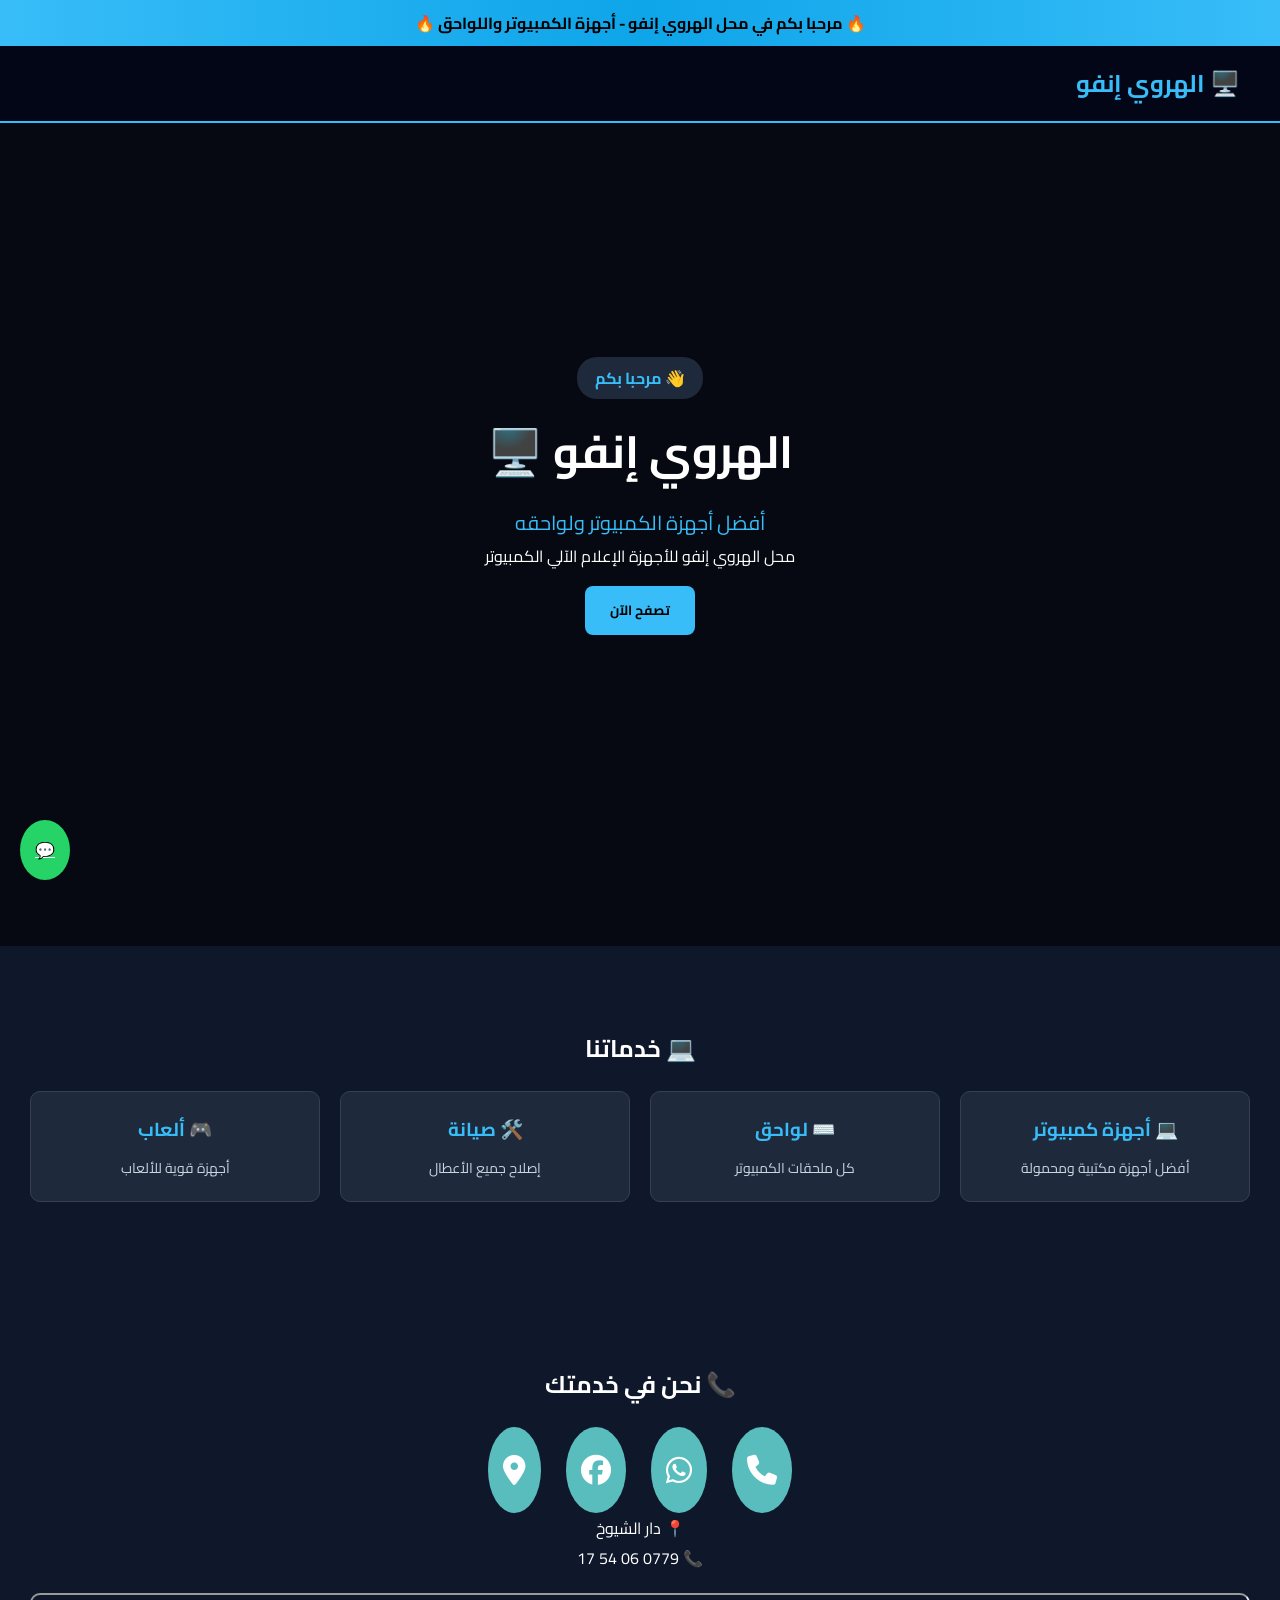
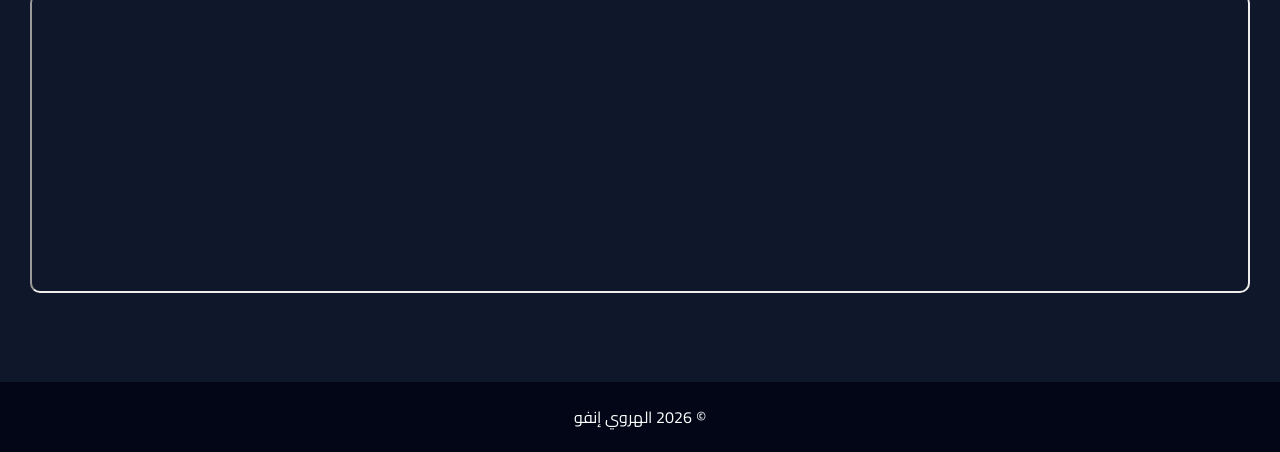
<file: index.html>
<!DOCTYPE html>
<html lang="ar" dir="rtl">

<head>
    <meta charset="UTF-8">
    <meta name="viewport" content="width=device-width, initial-scale=1.0">

    <title>الهروي إنفو</title>

    <link rel="stylesheet" href="https://cdnjs.cloudflare.com/ajax/libs/font-awesome/6.5.0/css/all.min.css">
    <link href="https://fonts.googleapis.com/css2?family=Cairo:wght@300;700&display=swap" rel="stylesheet">

    <style>
        * {
            margin: 0;
            padding: 0;
            box-sizing: border-box;
            font-family: 'Cairo', sans-serif
        }

        body {
            background: #0f172a;
            color: #fff
        }

        /* TOP BAR */
        .top-bar {
            background: linear-gradient(90deg, #38bdf8, #0ea5e9, #38bdf8);
            color: #000;
            text-align: center;
            padding: 8px;
            font-weight: bold
        }

        /* NAV */
        nav {
            display: flex;
            justify-content: space-between;
            padding: 15px 40px;
            background: #020617;
            position: fixed;
            width: 100%;
            z-index: 1000;
            border-bottom: 2px solid #38bdf8
        }

        nav h1 {
            color: #38bdf8;
            display: flex;
            align-items: center;
            gap: 8px
        }

        /* HERO */
        .hero {
            height: 100vh;
            display: flex;
            justify-content: center;
            align-items: center;
            text-align: center;
            position: relative;
            background: url("https://lh3.googleusercontent.com/gps-cs-s/APNQkAHUEimqZR4YEuMxa1UJFKiNqKm2vtNPERQk9hcDIOi_Zhz8Ye02NcfGz-B8gfKdZdMT3Hjbu20th2-2F8b0I-48Y2Zw0czhq89nh4llvZUZjd2-pvY-R2tK3T-rk0Ys5_OvcrYF=w426-h240-k-no") center/cover no-repeat;
        }

        .overlay {
            position: absolute;
            width: 100%;
            height: 100%;
            background: rgba(0, 0, 0, 0.6)
        }

        .hero-content {
            position: relative;
            z-index: 2
        }

        .hero h2 {
            font-size: 45px
        }

        .slogan {
            color: #38bdf8;
            margin-top: 10px;
            font-size: 20px
        }

        .welcome {
            background: #1e293b;
            display: inline-block;
            padding: 6px 18px;
            border-radius: 20px;
            margin-bottom: 10px;
            color: #38bdf8;
            font-weight: bold
        }

        .btn {
            background: #38bdf8;
            padding: 12px 25px;
            border: none;
            margin-top: 15px;
            cursor: pointer;
            display: inline-block;
            text-decoration: none;
            color: #000;
            font-weight: bold;
            border-radius: 8px
        }

        /* SECTIONS */
        section {
            padding: 80px 30px;
            text-align: center
        }

        .cards {
            display: grid;
            grid-template-columns: repeat(auto-fit, minmax(220px, 1fr));
            gap: 20px;
            margin-top: 20px
        }

        .card {
            background: #1e293b;
            padding: 20px;
            border-radius: 10px;
            border: 1px solid #334155
        }

        .card h3 {
            color: #38bdf8;
            margin-bottom: 8px
        }

        .card p {
            color: #cbd5e1;
            font-size: 14px
        }

        /* ICONS */
        .icons {
            display: flex;
            justify-content: center;
            gap: 25px;
            margin-top: 20px
        }

        .icons a {
            font-size: 30px;
            color: #fff;
            background: #59bdbd;
            padding: 15px;
            border-radius: 50%;
            transition: .3s
        }

        .icons a:hover {
            background: #38bdf8;
            color: #000;
            transform: scale(1.2)
        }

        iframe {
            width: 100%;
            height: 300px;
            border-radius: 10px;
            margin-top: 20px
        }

        /* WHATSAPP */
        .whatsapp {
            position: fixed;
            bottom: 20px;
            left: 20px;
            background: #25d366;
            padding: 15px;
            border-radius: 50%;
            color: #fff
        }

        footer {
            background: #020617;
            padding: 20px;
            text-align: center
        }
    </style>

</head>

<body>

    <div class="top-bar">🔥 مرحبا بكم في محل الهروي إنفو - أجهزة الكمبيوتر واللواحق 🔥</div>

    <nav>
        <h1>🖥️ الهروي إنفو</h1>
    </nav>

    <!-- HERO -->
    <section class="hero">
        <div class="overlay"></div>
        <div class="hero-content">

            <div class="welcome">👋 مرحبا بكم</div>

            <h2>الهروي إنفو 🖥️</h2>
            <p class="slogan">أفضل أجهزة الكمبيوتر ولواحقه</p>
            <p>محل الهروي إنفو للأجهزة الإعلام الآلي الكمبيوتر</p>

            <a href="https://web.facebook.com/AHMED.LHARWI.INFO/?_rdc=1&_rdr" target="_blank">
                <button class="btn">تصفح الآن</button>
            </a>

        </div>
    </section>

    <!-- SERVICES -->
    <section>
        <h2>💻 خدماتنا</h2>

        <div class="cards">
            <div class="card">
                <h3>💻 أجهزة كمبيوتر</h3>
                <p>أفضل أجهزة مكتبية ومحمولة</p>
            </div>
            <div class="card">
                <h3>⌨️ لواحق</h3>
                <p>كل ملحقات الكمبيوتر</p>
            </div>
            <div class="card">
                <h3>🛠️ صيانة</h3>
                <p>إصلاح جميع الأعطال</p>
            </div>
            <div class="card">
                <h3>🎮 ألعاب</h3>
                <p>أجهزة قوية للألعاب</p>
            </div>
        </div>
    </section>

    <!-- CONTACT -->
    <section>
        <h2>📞 نحن في خدمتك</h2>

        <div class="icons">

            <a href="tel:0779065417"><i class="fas fa-phone"></i></a>

            <a href="https://wa.me/213779065417" target="_blank"><i class="fab fa-whatsapp"></i></a>

            <a href="https://web.facebook.com/AHMED.LHARWI.INFO/?_rdc=1&_rdr" target="_blank"><i
                    class="fab fa-facebook"></i></a>

            <a href="https://www.google.com/maps/place/%D9%85%D8%AD%D9%84+%D8%A7%D9%84%D9%87%D8%B1%D9%88%D9%8A+%D8%A7%D9%86%D9%81%D9%88"
                target="_blank">
                <i class="fas fa-map-marker-alt"></i></a>

        </div>

        <p>📍 دار الشيوخ</p>
        <p>📞 0779 06 54 17</p>

        <iframe src="https://www.google.com/maps?q=34.8957734,3.4874916&output=embed"></iframe>

    </section>

    <a class="whatsapp" href="https://wa.me/213779065417" target="_blank">💬</a>

    <footer>
        <p>© 2026 الهروي إنفو</p>
    </footer>

</body>

</html>
</file>
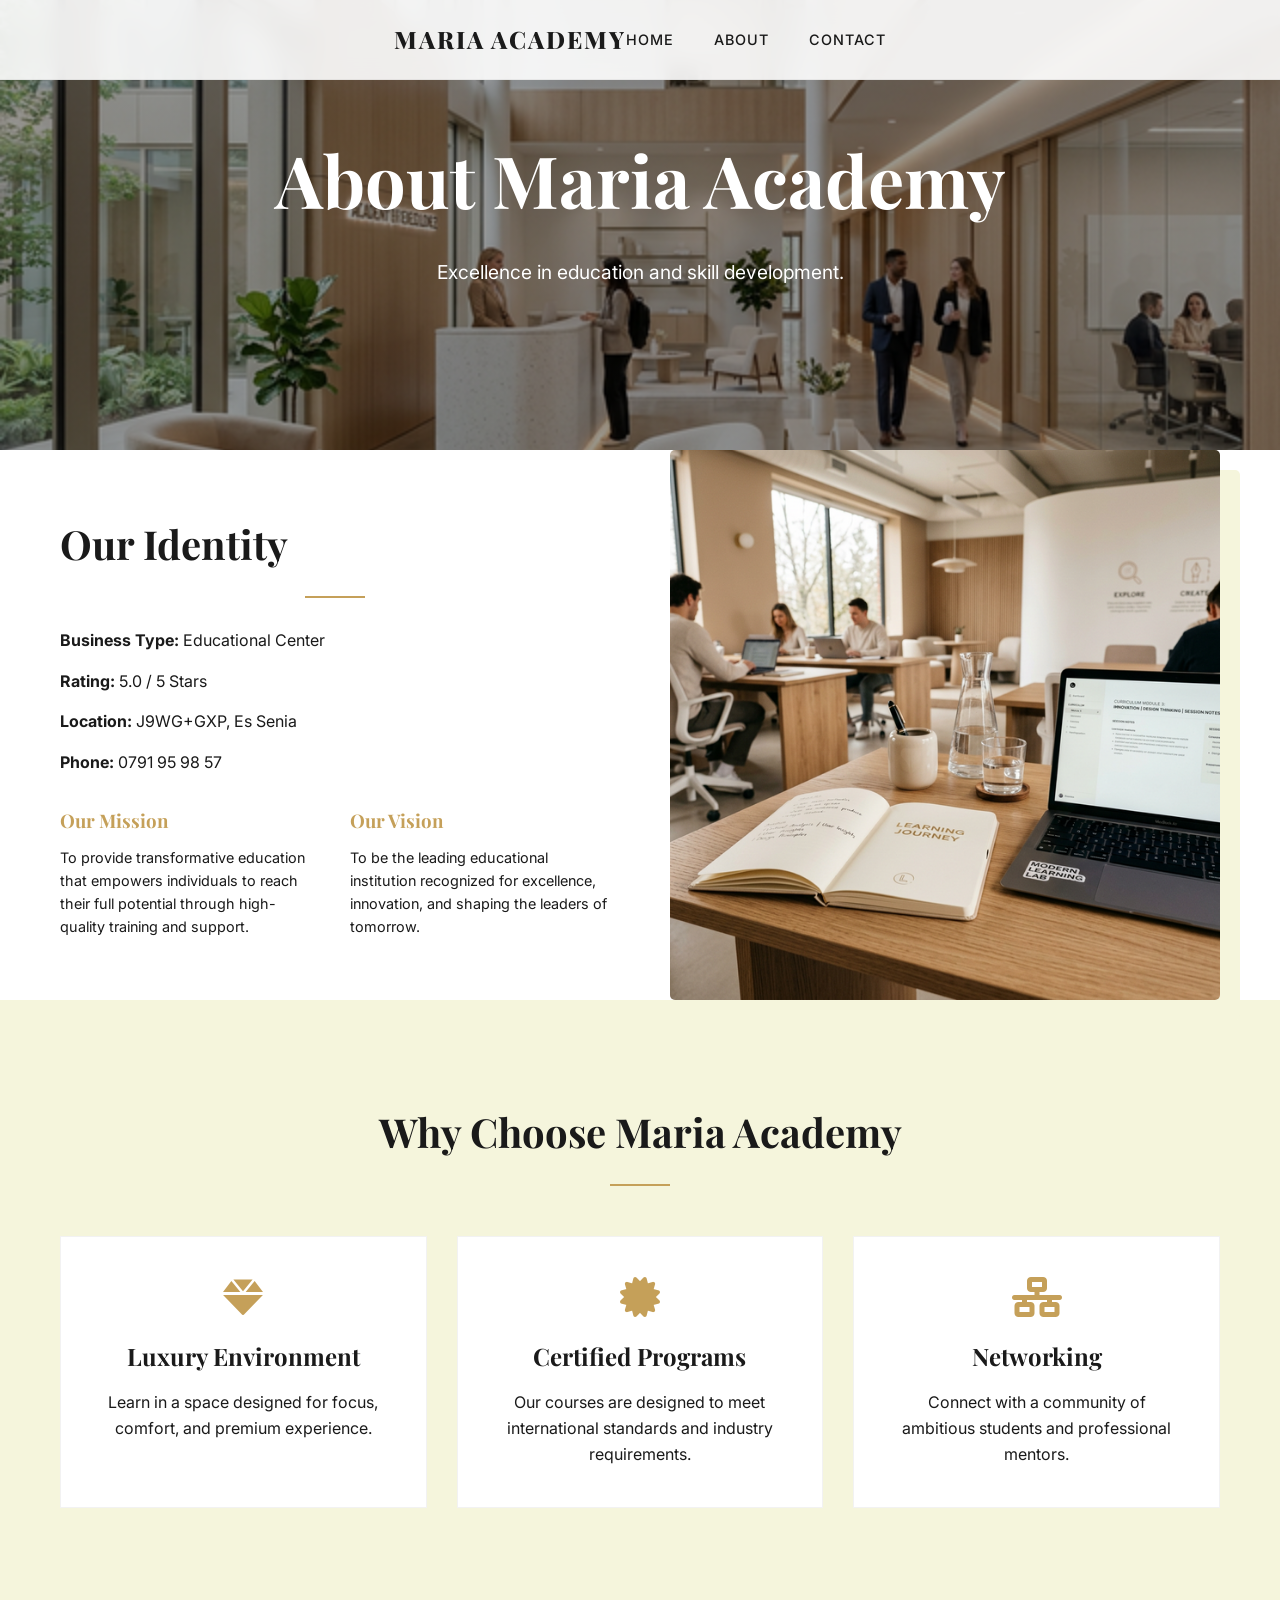
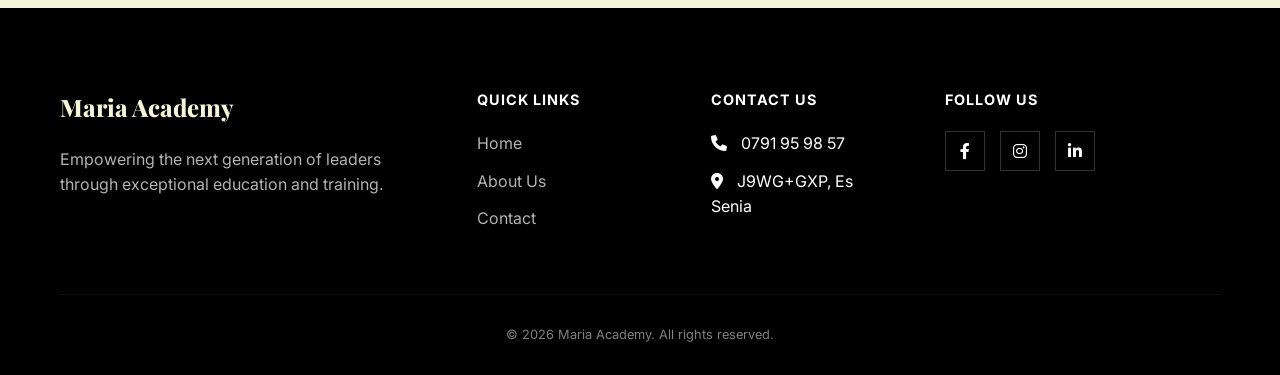
<file: about.html>
<!DOCTYPE html>
<html lang="en">
<head>
    <meta charset="UTF-8">
    <meta name="viewport" content="width=device-width, initial-scale=1.0">
    <title>About Us | Maria Academy</title>
    <link rel="stylesheet" href="index.css">
    <link rel="stylesheet" href="https://cdnjs.cloudflare.com/ajax/libs/font-awesome/6.0.0/css/all.min.css">
</head>
<body>

    <header>
        <div class="container">
            <nav>
                <a href="index.html" class="logo luxury-font">Maria Academy</a>
                <div class="nav-links">
                    <a href="index.html">Home</a>
                    <a href="about.html">About</a>
                    <a href="contact.html">Contact</a>
                </div>
                <div class="nav-toggle">
                    <i class="fas fa-bars"></i>
                </div>
            </nav>
        </div>
    </header>

    <main>
        <section class="hero" style="height: 50vh;">
            <div class="container">
                <div class="hero-content">
                    <h1 class="reveal">About Maria Academy</h1>
                    <p class="reveal">Excellence in education and skill development.</p>
                </div>
            </div>
        </section>

        <section class="container">
            <div class="about-split">
                <div class="about-text reveal">
                    <h2 class="section-title" style="text-align: left; margin-bottom: 30px;">Our Identity</h2>
                    <ul style="margin-bottom: 30px;">
                        <li style="margin-bottom: 15px;"><strong>Business Type:</strong> Educational Center</li>
                        <li style="margin-bottom: 15px;"><strong>Rating:</strong> 5.0 / 5 Stars</li>
                        <li style="margin-bottom: 15px;"><strong>Location:</strong> J9WG+GXP, Es Senia</li>
                        <li style="margin-bottom: 15px;"><strong>Phone:</strong> 0791 95 98 57</li>
                    </ul>
                    
                    <div style="display: grid; grid-template-columns: 1fr 1fr; gap: 30px;">
                        <div>
                            <h3 style="margin-bottom: 10px; color: var(--accent);">Our Mission</h3>
                            <p style="font-size: 0.9rem;">To provide transformative education that empowers individuals to reach their full potential through high-quality training and support.</p>
                        </div>
                        <div>
                            <h3 style="margin-bottom: 10px; color: var(--accent);">Our Vision</h3>
                            <p style="font-size: 0.9rem;">To be the leading educational institution recognized for excellence, innovation, and shaping the leaders of tomorrow.</p>
                        </div>
                    </div>
                </div>
                <div class="about-image reveal">
                    <img src="about-image.jpg" alt="Maria Academy Campus">
                </div>
            </div>
        </section>

        <section style="background-color: var(--secondary);">
            <div class="container">
                <h2 class="section-title reveal">Why Choose Maria Academy</h2>
                <div class="features-grid">
                    <div class="feature-card reveal">
                        <i class="fas fa-gem"></i>
                        <h3>Luxury Environment</h3>
                        <p>Learn in a space designed for focus, comfort, and premium experience.</p>
                    </div>
                    <div class="feature-card reveal">
                        <i class="fas fa-certificate"></i>
                        <h3>Certified Programs</h3>
                        <p>Our courses are designed to meet international standards and industry requirements.</p>
                    </div>
                    <div class="feature-card reveal">
                        <i class="fas fa-network-wired"></i>
                        <h3>Networking</h3>
                        <p>Connect with a community of ambitious students and professional mentors.</p>
                    </div>
                </div>
            </div>
        </section>
    </main>

    <footer>
        <div class="container">
            <div class="footer-grid">
                <div class="footer-col">
                    <div class="footer-logo luxury-font">Maria Academy</div>
                    <p style="opacity: 0.7;">Empowering the next generation of leaders through exceptional education and training.</p>
                </div>
                <div class="footer-col">
                    <h4>Quick Links</h4>
                    <ul>
                        <li><a href="index.html">Home</a></li>
                        <li><a href="about.html">About Us</a></li>
                        <li><a href="contact.html">Contact</a></li>
                    </ul>
                </div>
                <div class="footer-col">
                    <h4>Contact Us</h4>
                    <ul>
                        <li><i class="fas fa-phone" style="margin-right: 10px;"></i> 0791 95 98 57</li>
                        <li><i class="fas fa-map-marker-alt" style="margin-right: 10px;"></i> J9WG+GXP, Es Senia</li>
                    </ul>
                </div>
                <div class="footer-col">
                    <h4>Follow Us</h4>
                    <div class="social-icons">
                        <a href="#"><i class="fab fa-facebook-f"></i></a>
                        <a href="#"><i class="fab fa-instagram"></i></a>
                        <a href="#"><i class="fab fa-linkedin-in"></i></a>
                    </div>
                </div>
            </div>
            <div class="footer-bottom">
                &copy; 2026 Maria Academy. All rights reserved.
            </div>
        </div>
    </footer>

    <script src="main.js"></script>
</body>
</html>
</file>
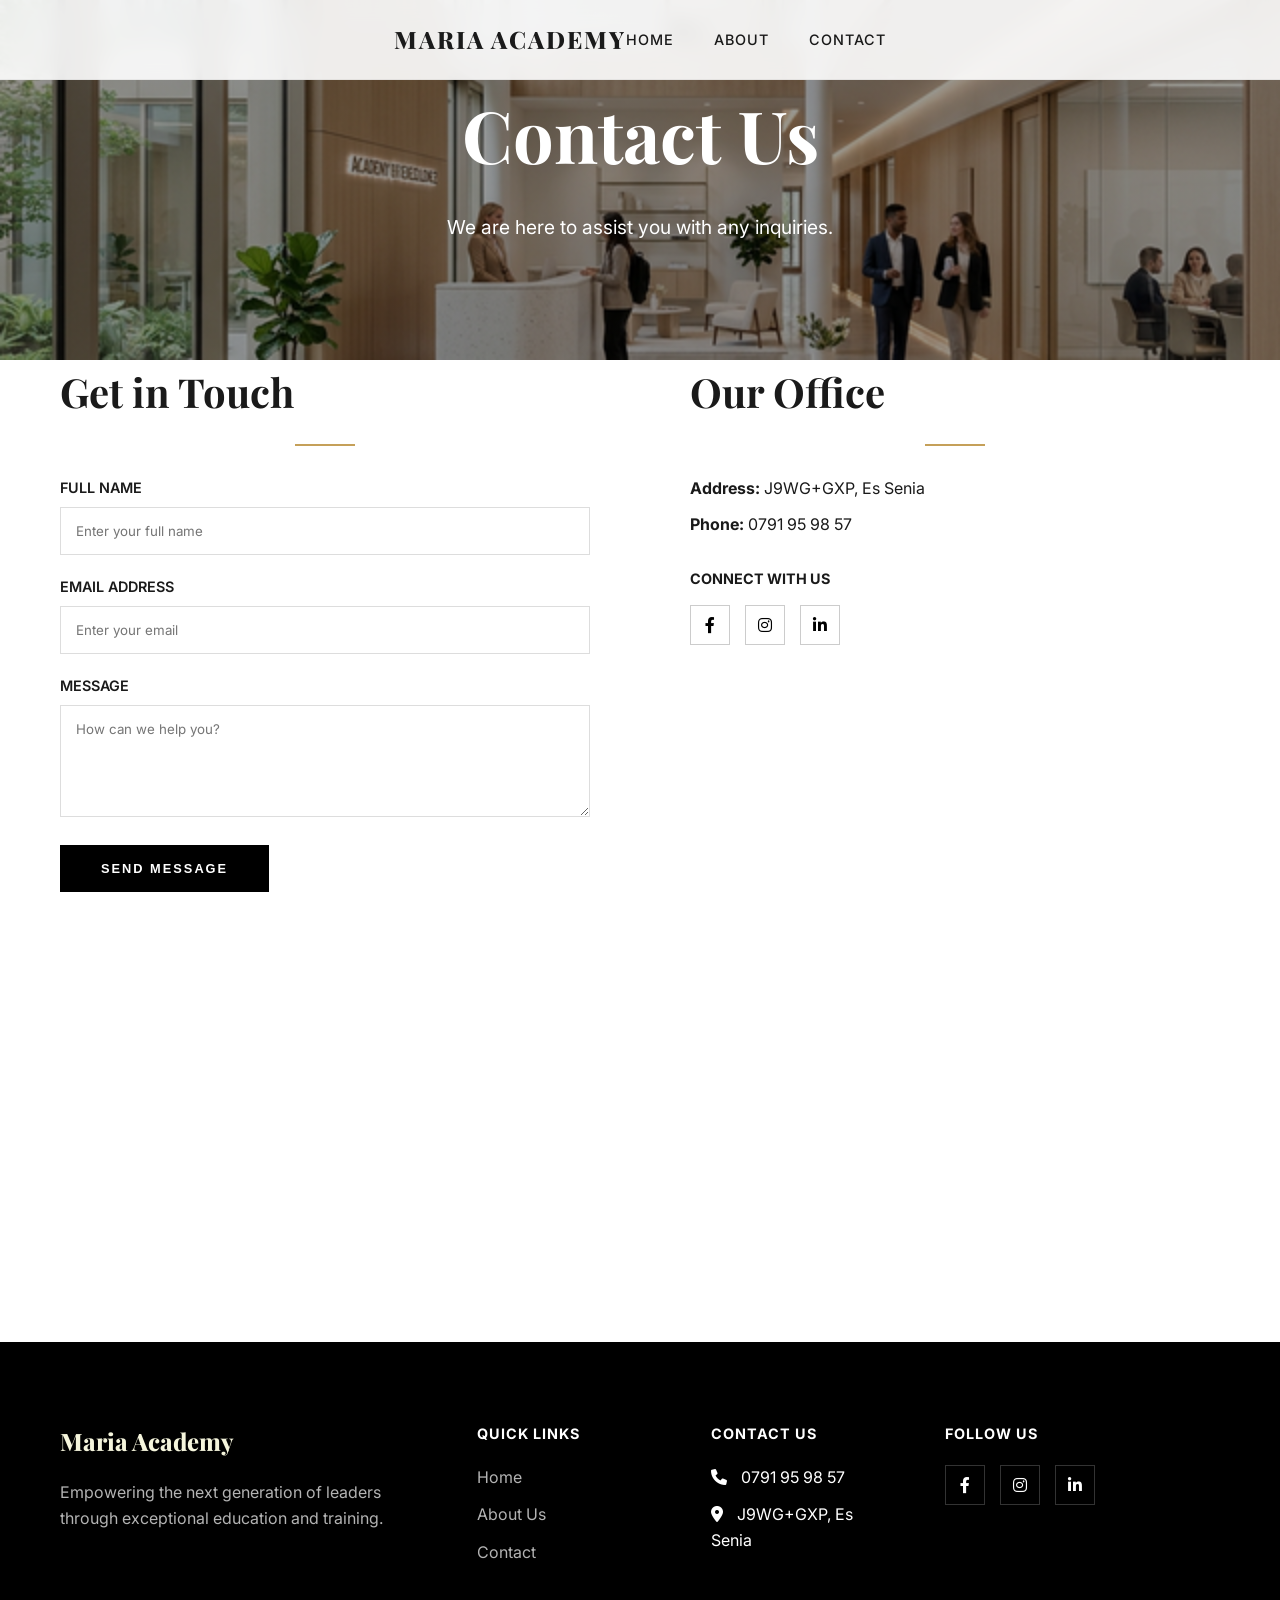
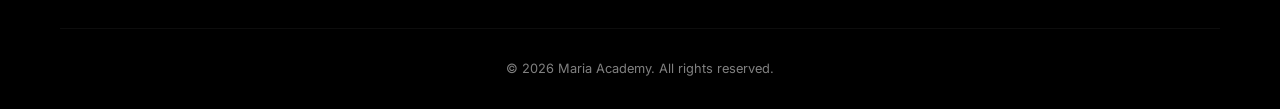
<file: contact.html>
<!DOCTYPE html>
<html lang="en">
<head>
    <meta charset="UTF-8">
    <meta name="viewport" content="width=device-width, initial-scale=1.0">
    <title>Contact Us | Maria Academy</title>
    <link rel="stylesheet" href="index.css">
    <link rel="stylesheet" href="https://cdnjs.cloudflare.com/ajax/libs/font-awesome/6.0.0/css/all.min.css">
</head>
<body>

    <header>
        <div class="container">
            <nav>
                <a href="index.html" class="logo luxury-font">Maria Academy</a>
                <div class="nav-links">
                    <a href="index.html">Home</a>
                    <a href="about.html">About</a>
                    <a href="contact.html">Contact</a>
                </div>
                <div class="nav-toggle">
                    <i class="fas fa-bars"></i>
                </div>
            </nav>
        </div>
    </header>

    <main>
        <section class="hero" style="height: 40vh;">
            <div class="container">
                <div class="hero-content">
                    <h1 class="reveal">Contact Us</h1>
                    <p class="reveal">We are here to assist you with any inquiries.</p>
                </div>
            </div>
        </section>

        <section class="container">
            <div class="contact-grid">
                <div class="reveal">
                    <h2 class="section-title" style="text-align: left; margin-bottom: 30px;">Get in Touch</h2>
                    <form class="contact-form">
                        <div>
                            <label for="name">Full Name</label>
                            <input type="text" id="name" name="name" placeholder="Enter your full name" required>
                        </div>
                        <div>
                            <label for="email">Email Address</label>
                            <input type="email" id="email" name="email" placeholder="Enter your email" required>
                        </div>
                        <div>
                            <label for="message">Message</label>
                            <textarea id="message" name="message" rows="5" placeholder="How can we help you?" required></textarea>
                        </div>
                        <button type="submit" class="btn-luxury">Send Message</button>
                    </form>
                </div>
                <div class="reveal">
                    <h2 class="section-title" style="text-align: left; margin-bottom: 30px;">Our Office</h2>
                    <div style="margin-bottom: 30px;">
                        <p style="margin-bottom: 10px;"><strong>Address:</strong> J9WG+GXP, Es Senia</p>
                        <p style="margin-bottom: 10px;"><strong>Phone:</strong> 0791 95 98 57</p>
                    </div>
                    <div>
                        <h4 style="text-transform: uppercase; font-size: 0.9rem; margin-bottom: 15px;">Connect with us</h4>
                        <div class="social-icons" style="filter: invert(1);">
                            <a href="#"><i class="fab fa-facebook-f" style="color: #fff;"></i></a>
                            <a href="#"><i class="fab fa-instagram" style="color: #fff;"></i></a>
                            <a href="#"><i class="fab fa-linkedin-in" style="color: #fff;"></i></a>
                        </div>
                    </div>
                </div>
            </div>

            <!-- Embedded Google Map -->
            <div class="map-container reveal">
                <iframe 
                    src="https://www.google.com/maps/embed?pb=!1m18!1m12!1m3!1d3243.614644066914!2d-0.621458!3d35.636667!2m3!1f0!2f0!3f0!3m2!1i1024!2i768!4f13.1!3m3!1m2!1s0x0%3A0x0!2zMzXCsDM4JzEyLjAiTiAwwrAzNycxNy4zIlc!5e0!3m2!1sen!2sdz!4v1700000000000!5m2!1sen!2sdz" 
                    width="100%" height="100%" style="border:0;" allowfullscreen="" loading="lazy" referrerpolicy="no-referrer-when-downgrade">
                </iframe>
            </div>
        </section>
    </main>

    <footer>
        <div class="container">
            <div class="footer-grid">
                <div class="footer-col">
                    <div class="footer-logo luxury-font">Maria Academy</div>
                    <p style="opacity: 0.7;">Empowering the next generation of leaders through exceptional education and training.</p>
                </div>
                <div class="footer-col">
                    <h4>Quick Links</h4>
                    <ul>
                        <li><a href="index.html">Home</a></li>
                        <li><a href="about.html">About Us</a></li>
                        <li><a href="contact.html">Contact</a></li>
                    </ul>
                </div>
                <div class="footer-col">
                    <h4>Contact Us</h4>
                    <ul>
                        <li><i class="fas fa-phone" style="margin-right: 10px;"></i> 0791 95 98 57</li>
                        <li><i class="fas fa-map-marker-alt" style="margin-right: 10px;"></i> J9WG+GXP, Es Senia</li>
                    </ul>
                </div>
                <div class="footer-col">
                    <h4>Follow Us</h4>
                    <div class="social-icons">
                        <a href="#"><i class="fab fa-facebook-f"></i></a>
                        <a href="#"><i class="fab fa-instagram"></i></a>
                        <a href="#"><i class="fab fa-linkedin-in"></i></a>
                    </div>
                </div>
            </div>
            <div class="footer-bottom">
                &copy; 2026 Maria Academy. All rights reserved.
            </div>
        </div>
    </footer>

    <script src="main.js"></script>
</body>
</html>
</file>
<file: index.css>
@import url('https://fonts.googleapis.com/css2?family=Playfair+Display:ital,wght@0,400..900;1,400..900&family=Inter:wght@100..900&display=swap');

:root {
    --primary: #000000;
    --secondary: #F5F5DC; /* Beige */
    --accent: #C5A059; /* Goldish Beige for luxury feel */
    --bg-light: #FFFFFF;
    --text-main: #1A1A1A;
    --text-muted: #666666;
    --transition-smooth: all 0.4s cubic-bezier(0.25, 0.1, 0.25, 1);
    --container-width: 1200px;
    --header-height: 80px;
}

* {
    margin: 0;
    padding: 0;
    box-sizing: border-box;
}

body {
    font-family: 'Inter', sans-serif;
    line-height: 1.6;
    color: var(--text-main);
    background-color: var(--bg-light);
    overflow-x: hidden;
}

h1, h2, h3, .luxury-font {
    font-family: 'Playfair Display', serif;
    font-weight: 700;
}

a {
    text-decoration: none;
    color: inherit;
    transition: var(--transition-smooth);
}

ul {
    list-style: none;
}

img {
    max-width: 100%;
    display: block;
}

.container {
    max-width: var(--container-width);
    margin: 0 auto;
    padding: 0 20px;
}

/* Header & Nav */
header {
    height: var(--header-height);
    background: rgba(255, 255, 255, 0.9);
    backdrop-filter: blur(10px);
    position: fixed;
    top: 0;
    left: 0;
    width: 100%;
    z-index: 1000;
    display: flex;
    align-items: center;
    border-bottom: 1px solid rgba(0, 0, 0, 0.05);
}

nav {
    display: flex;
    justify-content: space-between;
    align-items: center;
    width: 100%;
}

.logo {
    font-size: 1.5rem;
    font-weight: 800;
    letter-spacing: 2px;
    text-transform: uppercase;
}

.nav-links {
    display: flex;
    gap: 40px;
}

.nav-links.active {
    display: flex;
    flex-direction: column;
    position: absolute;
    top: var(--header-height);
    left: 0;
    width: 100%;
    background: #fff;
    padding: 20px;
    border-bottom: 1px solid rgba(0,0,0,0.1);
    gap: 20px;
    text-align: center;
    animation: slideDown 0.3s ease;
}

.nav-links a {
    font-size: 0.9rem;
    font-weight: 500;
    text-transform: uppercase;
    letter-spacing: 1px;
    position: relative;
}

.nav-links a::after {
    content: '';
    position: absolute;
    bottom: -5px;
    left: 0;
    width: 0;
    height: 1px;
    background: var(--primary);
    transition: var(--transition-smooth);
}

.nav-links a:hover::after {
    width: 100%;
}

.nav-toggle {
    display: none;
    font-size: 1.5rem;
    cursor: pointer;
}

/* Sections */
section {
    padding: 100px 0;
}

.section-title {
    text-align: center;
    font-size: 2.5rem;
    margin-bottom: 50px;
    position: relative;
}

.section-title::after {
    content: '';
    display: block;
    width: 60px;
    height: 2px;
    background: var(--accent);
    margin: 20px auto;
}

/* Hero Section */
.hero {
    height: 100vh;
    display: flex;
    align-items: center;
    justify-content: center;
    text-align: center;
    background: linear-gradient(rgba(0,0,0,0.4), rgba(0,0,0,0.4)), url('hero-bg.jpg');
    background-size: cover;
    background-position: center;
    color: #fff;
    margin-top: 0;
}

.hero-content h1 {
    font-size: 4.5rem;
    margin-bottom: 20px;
    animation: fadeInUp 1s ease;
}

.hero-content p {
    font-size: 1.2rem;
    max-width: 600px;
    margin: 0 auto 40px;
    opacity: 0.9;
    animation: fadeInUp 1.2s ease;
}

.btn-luxury {
    display: inline-block;
    padding: 15px 40px;
    background: var(--primary);
    color: #fff;
    border: 1px solid var(--primary);
    text-transform: uppercase;
    letter-spacing: 2px;
    font-size: 0.8rem;
    font-weight: 600;
    transition: var(--transition-smooth);
    animation: fadeInUp 1.4s ease;
}

.btn-luxury:hover {
    background: transparent;
    color: var(--primary);
}

.btn-luxury-light {
    background: #fff;
    color: var(--primary);
    border-color: #fff;
}

.btn-luxury-light:hover {
    background: transparent;
    color: #fff;
}

/* Cards & Features */
.features-grid {
    display: grid;
    grid-template-columns: repeat(auto-fit, minmax(250px, 1fr));
    gap: 30px;
}

.feature-card {
    background: #fff;
    padding: 40px;
    border: 1px solid rgba(0,0,0,0.05);
    transition: var(--transition-smooth);
    text-align: center;
}

.feature-card:hover {
    transform: translateY(-10px);
    box-shadow: 0 20px 40px rgba(0,0,0,0.05);
    border-color: var(--accent);
}

.feature-card i {
    font-size: 2.5rem;
    color: var(--accent);
    margin-bottom: 20px;
}

.feature-card h3 {
    margin-bottom: 15px;
    font-size: 1.5rem;
}

/* About Section */
.about-split {
    display: flex;
    align-items: center;
    gap: 60px;
}

.about-text {
    flex: 1;
}

.about-image {
    flex: 1;
    position: relative;
}

.about-image img {
    border-radius: 5px;
    box-shadow: 20px 20px 0 var(--secondary);
}

/* Reviews */
.reviews-section {
    background: var(--secondary);
    text-align: center;
}

.review-item {
    max-width: 800px;
    margin: 0 auto;
    padding: 40px;
    background: #fff;
    border-radius: 5px;
}

.review-rating {
    font-size: 1.5rem;
    color: var(--accent);
    margin-bottom: 10px;
}

.comment {
    font-family: 'Playfair Display', serif;
    font-size: 1.8rem;
    font-style: italic;
    margin-bottom: 20px;
}

/* Contact Page */
.contact-grid {
    display: grid;
    grid-template-columns: 1fr 1fr;
    gap: 100px;
}

.contact-form div {
    margin-bottom: 20px;
}

.contact-form label {
    display: block;
    margin-bottom: 8px;
    font-weight: 600;
    font-size: 0.9rem;
    text-transform: uppercase;
}

.contact-form input, 
.contact-form textarea {
    width: 100%;
    padding: 15px;
    border: 1px solid #ddd;
    font-family: 'Inter', sans-serif;
    transition: var(--transition-smooth);
}

.contact-form input:focus, 
.contact-form textarea:focus {
    outline: none;
    border-color: var(--primary);
}

.map-container {
    height: 400px;
    margin-top: 50px;
    filter: grayscale(1);
    transition: var(--transition-smooth);
}

.map-container:hover {
    filter: grayscale(0);
}

/* Footer */
footer {
    background: var(--primary);
    color: #fff;
    padding: 80px 0 30px;
}

.footer-grid {
    display: grid;
    grid-template-columns: 2fr 1fr 1fr 1.5fr;
    gap: 50px;
    margin-bottom: 50px;
}

.footer-logo {
    font-size: 1.5rem;
    font-weight: 800;
    margin-bottom: 20px;
    color: var(--secondary);
}

.footer-col h4 {
    margin-bottom: 20px;
    text-transform: uppercase;
    font-size: 0.9rem;
    letter-spacing: 1px;
}

.footer-col ul li {
    margin-bottom: 12px;
}

.footer-col ul li a {
    opacity: 0.7;
}

.footer-col ul li a:hover {
    opacity: 1;
    padding-left: 5px;
}

.social-icons {
    display: flex;
    gap: 15px;
}

.social-icons a {
    width: 40px;
    height: 40px;
    border: 1px solid rgba(255,255,255,0.2);
    display: flex;
    align-items: center;
    justify-content: center;
    transition: var(--transition-smooth);
}

.social-icons a:hover {
    background: var(--secondary);
    color: var(--primary);
    border-color: var(--secondary);
}

.footer-bottom {
    text-align: center;
    padding-top: 30px;
    border-top: 1px solid rgba(255,255,255,0.1);
    font-size: 0.8rem;
    opacity: 0.5;
}

/* Animations */
@keyframes fadeInUp {
    from {
        opacity: 0;
        transform: translateY(30px);
    }
    to {
        opacity: 1;
        transform: translateY(0);
    }
}

.reveal {
    opacity: 0;
    transform: translateY(50px);
    transition: all 0.8s ease-out;
}

.reveal.active {
    opacity: 1;
    transform: translateY(0);
}

@keyframes slideDown {
    from { transform: translateY(-10px); opacity: 0; }
    to { transform: translateY(0); opacity: 1; }
}

/* Responsive */
@media (max-width: 992px) {
    .about-split, .contact-grid {
        flex-direction: column;
        grid-template-columns: 1fr;
        gap: 50px;
    }
    .footer-grid {
        grid-template-columns: 1fr 1fr;
    }
}

@media (max-width: 768px) {
    .nav-links {
        display: none; /* Hide for mobile nav implementation */
    }
    .nav-toggle {
        display: block;
    }
    .hero-content h1 {
        font-size: 2.8rem;
    }
    .footer-grid {
        grid-template-columns: 1fr;
    }
}
</file>
